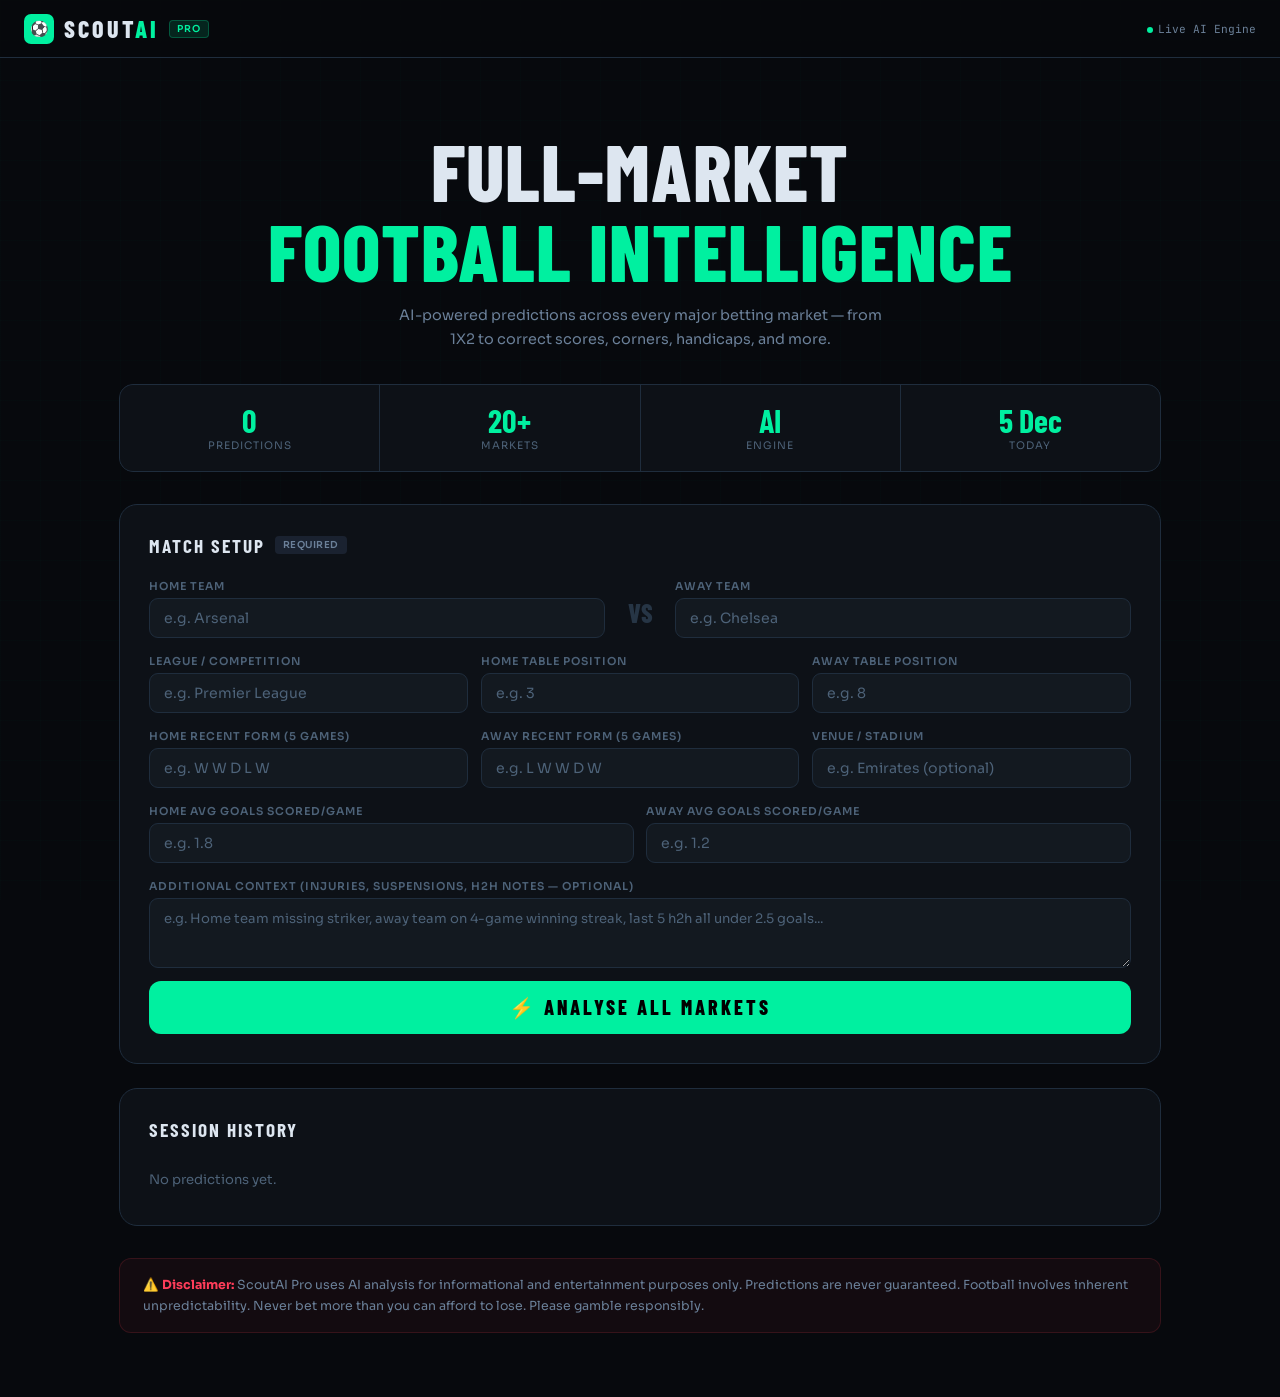
<file: Football Prediction.html>
<!DOCTYPE html>
<html lang="en">
<head>
<meta charset="UTF-8"/>
<meta name="viewport" content="width=device-width, initial-scale=1.0"/>
<title>ScoutAI Pro — Full Markets</title>
<link rel="preconnect" href="https://fonts.googleapis.com"/>
<link href="https://fonts.googleapis.com/css2?family=Barlow+Condensed:wght@400;600;700;800&family=Sora:wght@300;400;500;600&family=JetBrains+Mono:wght@400;600&display=swap" rel="stylesheet"/>
<style>
:root {
  --bg: #07090d;
  --s1: #0d1117;
  --s2: #131920;
  --s3: #1a2230;
  --border: #1f2d3d;
  --border2: #263545;
  --g: #00f0a0;
  --g2: #00c87a;
  --r: #ff3d5a;
  --y: #f6c344;
  --b: #3d9eff;
  --p: #a855f7;
  --txt: #dde6f0;
  --muted: #4d6278;
  --muted2: #6b8099;
}
*{box-sizing:border-box;margin:0;padding:0;}
html{scroll-behavior:smooth;}
body{background:var(--bg);color:var(--txt);font-family:'Sora',sans-serif;min-height:100vh;overflow-x:hidden;}

/* GRID BG */
body::after{content:'';position:fixed;inset:0;background-image:linear-gradient(rgba(0,240,160,0.015) 1px,transparent 1px),linear-gradient(90deg,rgba(0,240,160,0.015) 1px,transparent 1px);background-size:40px 40px;pointer-events:none;z-index:0;}

/* HEADER */
header{position:sticky;top:0;z-index:200;background:rgba(7,9,13,0.9);backdrop-filter:blur(24px);border-bottom:1px solid var(--border);display:flex;align-items:center;justify-content:space-between;padding:0 1.5rem;height:58px;}
.logo{display:flex;align-items:center;gap:10px;}
.logo-mark{width:30px;height:30px;background:var(--g);border-radius:7px;display:grid;place-items:center;font-size:15px;flex-shrink:0;}
.logo-name{font-family:'Barlow Condensed',sans-serif;font-size:1.5rem;font-weight:800;letter-spacing:3px;text-transform:uppercase;}
.logo-name span{color:var(--g);}
.logo-tag{font-size:0.6rem;background:rgba(0,240,160,0.12);color:var(--g);border:1px solid rgba(0,240,160,0.25);border-radius:4px;padding:2px 7px;letter-spacing:1px;text-transform:uppercase;font-weight:600;}
.header-r{display:flex;align-items:center;gap:1rem;}
.ai-badge{font-size:0.7rem;color:var(--muted2);font-family:'JetBrains Mono',monospace;}
.pulse-dot{display:inline-block;width:6px;height:6px;background:var(--g);border-radius:50%;margin-right:5px;animation:blink 1.8s infinite;}
@keyframes blink{0%,100%{opacity:1;}50%{opacity:0.2;}}

/* WRAPPER */
.wrap{position:relative;z-index:1;max-width:1080px;margin:0 auto;padding:2rem 1.2rem 4rem;}

/* HERO */
.hero{padding:2.5rem 0 2rem;text-align:center;}
.hero h1{font-family:'Barlow Condensed',sans-serif;font-size:clamp(2.6rem,7vw,5rem);font-weight:800;letter-spacing:1px;line-height:1;text-transform:uppercase;margin-bottom:0.8rem;}
.hero h1 .hl{color:var(--g);}
.hero p{color:var(--muted2);max-width:500px;margin:0 auto;font-size:0.9rem;line-height:1.7;}

/* STATS BAR */
.stats-bar{display:grid;grid-template-columns:repeat(4,1fr);gap:1px;background:var(--border);border:1px solid var(--border);border-radius:14px;overflow:hidden;margin-bottom:2rem;}
.stat{background:var(--s1);padding:1.2rem;text-align:center;}
.stat-n{font-family:'Barlow Condensed',sans-serif;font-size:2rem;font-weight:700;color:var(--g);line-height:1;}
.stat-l{font-size:0.65rem;color:var(--muted);text-transform:uppercase;letter-spacing:1px;margin-top:3px;}

/* INPUT CARD */
.card{background:var(--s1);border:1px solid var(--border);border-radius:18px;padding:1.8rem;margin-bottom:1.5rem;}
.card-title{font-family:'Barlow Condensed',sans-serif;font-size:1.2rem;font-weight:700;letter-spacing:2px;text-transform:uppercase;color:var(--txt);margin-bottom:1.4rem;display:flex;align-items:center;gap:10px;}
.card-title .tag{font-size:0.6rem;background:var(--s3);color:var(--muted2);border-radius:4px;padding:3px 8px;font-family:'Sora',sans-serif;letter-spacing:0.5px;text-transform:uppercase;}

.team-grid{display:grid;grid-template-columns:1fr 44px 1fr;gap:0.8rem;align-items:end;margin-bottom:1rem;}
.vs{font-family:'Barlow Condensed',sans-serif;font-size:1.6rem;font-weight:800;color:var(--border2);text-align:center;padding-bottom:10px;}
.row3{display:grid;grid-template-columns:repeat(3,1fr);gap:0.8rem;margin-bottom:1rem;}
.row2{display:grid;grid-template-columns:1fr 1fr;gap:0.8rem;margin-bottom:1rem;}

label{display:block;font-size:0.68rem;color:var(--muted);text-transform:uppercase;letter-spacing:1px;font-weight:600;margin-bottom:5px;}
input,select,textarea{background:var(--s2);border:1px solid var(--border);border-radius:9px;padding:10px 14px;color:var(--txt);font-family:'Sora',sans-serif;font-size:0.88rem;outline:none;width:100%;transition:border-color .2s;}
input:focus,select:focus,textarea:focus{border-color:var(--g);}
input::placeholder,textarea::placeholder{color:var(--muted);}
select option{background:var(--s2);}
textarea{resize:vertical;min-height:70px;font-size:0.82rem;line-height:1.5;}

.btn-predict{width:100%;background:var(--g);color:#000;border:none;border-radius:12px;padding:14px;font-family:'Barlow Condensed',sans-serif;font-size:1.25rem;font-weight:800;letter-spacing:3px;cursor:pointer;transition:all .2s;display:flex;align-items:center;justify-content:center;gap:10px;text-transform:uppercase;margin-top:0.5rem;}
.btn-predict:hover{transform:translateY(-2px);box-shadow:0 10px 32px rgba(0,240,160,0.28);}
.btn-predict:disabled{opacity:.45;cursor:not-allowed;transform:none;box-shadow:none;}

/* LOADING */
.loading{display:none;text-align:center;padding:3rem 1rem;}
.loading.on{display:block;}
.spin{width:44px;height:44px;border:3px solid var(--border2);border-top-color:var(--g);border-radius:50%;animation:spin .7s linear infinite;margin:0 auto 1rem;}
@keyframes spin{to{transform:rotate(360deg);}}
.load-msg{font-family:'JetBrains Mono',monospace;font-size:0.78rem;color:var(--muted2);margin-top:8px;}

/* RESULTS */
.results{display:none;}
.results.on{display:block;animation:fadeUp .4s ease;}
@keyframes fadeUp{from{opacity:0;transform:translateY(16px);}to{opacity:1;transform:translateY(0);}}

/* MATCH HEADER */
.match-hero{background:linear-gradient(135deg,var(--s2),var(--s3));border:1px solid var(--border2);border-radius:18px;padding:1.8rem;margin-bottom:1.5rem;display:grid;grid-template-columns:1fr auto 1fr;align-items:center;gap:1rem;text-align:center;}
.team-block .team-name{font-family:'Barlow Condensed',sans-serif;font-size:1.6rem;font-weight:800;letter-spacing:1px;text-transform:uppercase;}
.team-block .team-sub{font-size:0.72rem;color:var(--muted2);margin-top:3px;}
.match-center .league-name{font-size:0.68rem;color:var(--muted);text-transform:uppercase;letter-spacing:1.5px;margin-bottom:8px;}
.match-center .vs-big{font-family:'Barlow Condensed',sans-serif;font-size:2.5rem;font-weight:800;color:var(--border2);}
.conf-ring{margin-top:10px;}
.conf-num{font-family:'Barlow Condensed',sans-serif;font-size:2rem;font-weight:800;}

/* MARKETS GRID */
.markets-container{display:grid;gap:1.2rem;}

.market-group{background:var(--s1);border:1px solid var(--border);border-radius:16px;overflow:hidden;}
.mg-header{background:var(--s2);border-bottom:1px solid var(--border);padding:0.9rem 1.4rem;display:flex;align-items:center;gap:10px;}
.mg-icon{font-size:1rem;}
.mg-title{font-family:'Barlow Condensed',sans-serif;font-size:1rem;font-weight:700;letter-spacing:2px;text-transform:uppercase;color:var(--txt);}
.mg-body{padding:1.2rem 1.4rem;display:grid;gap:0.8rem;}

/* MARKET ROW */
.mkt{display:grid;grid-template-columns:1fr auto;align-items:center;gap:1rem;background:var(--s2);border:1px solid var(--border);border-radius:10px;padding:0.8rem 1rem;transition:border-color .2s;}
.mkt.pick{border-color:var(--g);background:rgba(0,240,160,0.05);}
.mkt.mid-pick{border-color:var(--y);background:rgba(246,195,68,0.04);}
.mkt.low-pick{border-color:var(--muted);background:rgba(77,98,120,0.05);}

.mkt-left{}
.mkt-name{font-size:0.82rem;font-weight:600;color:var(--txt);margin-bottom:3px;}
.mkt-desc{font-size:0.72rem;color:var(--muted2);line-height:1.4;}
.mkt-right{display:flex;flex-direction:column;align-items:flex-end;gap:4px;flex-shrink:0;}
.mkt-prob{font-family:'JetBrains Mono',monospace;font-size:1.3rem;font-weight:600;line-height:1;}
.prob-high{color:var(--g);}
.prob-mid{color:var(--y);}
.prob-low{color:var(--muted2);}
.pick-label{font-size:0.6rem;background:var(--g);color:#000;border-radius:4px;padding:2px 7px;font-weight:700;letter-spacing:0.8px;text-transform:uppercase;}
.pick-label.maybe{background:var(--y);color:#000;}
.pick-label.risky{background:var(--muted);color:var(--txt);}

/* CORRECT SCORES */
.scores-grid{display:grid;grid-template-columns:repeat(auto-fill,minmax(110px,1fr));gap:0.6rem;}
.score-tile{background:var(--s2);border:1px solid var(--border);border-radius:9px;padding:0.7rem;text-align:center;transition:all .2s;}
.score-tile.top1{border-color:var(--g);background:rgba(0,240,160,0.08);}
.score-tile.top2{border-color:var(--y);background:rgba(246,195,68,0.05);}
.score-tile.top3{border-color:var(--b);background:rgba(61,158,255,0.05);}
.score-val{font-family:'Barlow Condensed',sans-serif;font-size:1.5rem;font-weight:700;line-height:1;}
.score-pct{font-family:'JetBrains Mono',monospace;font-size:0.72rem;color:var(--muted2);margin-top:2px;}
.score-rank{font-size:0.6rem;text-transform:uppercase;letter-spacing:1px;margin-top:4px;}
.top1 .score-rank{color:var(--g);}
.top2 .score-rank{color:var(--y);}
.top3 .score-rank{color:var(--b);}

/* AI REPORT */
.ai-box{background:var(--s2);border:1px solid var(--border2);border-radius:12px;padding:1.4rem;}
.ai-header{display:flex;align-items:center;gap:8px;font-size:0.7rem;color:var(--g);text-transform:uppercase;letter-spacing:1.5px;font-weight:700;margin-bottom:0.9rem;}
.ai-text{color:#9fb5c8;font-size:0.87rem;line-height:1.75;}

/* HISTORY */
.hist-row{display:grid;grid-template-columns:1fr auto auto auto;align-items:center;gap:0.8rem;padding:10px 0;border-bottom:1px solid var(--border);}
.hist-row:last-child{border-bottom:none;}
.hist-teams{font-size:0.85rem;font-weight:500;}
.hist-league{font-size:0.7rem;color:var(--muted);margin-top:2px;}
.tag{font-size:0.7rem;font-weight:600;padding:3px 9px;border-radius:5px;letter-spacing:0.3px;}
.tag-g{background:rgba(0,240,160,0.12);color:var(--g);border:1px solid rgba(0,240,160,0.2);}
.tag-y{background:rgba(246,195,68,0.12);color:var(--y);border:1px solid rgba(246,195,68,0.2);}
.tag-m{background:rgba(77,98,120,0.15);color:var(--muted2);}
.conf-mono{font-family:'JetBrains Mono',monospace;font-size:0.75rem;color:var(--muted2);}

/* DISCLAIMER */
.disclaimer{margin-top:2rem;padding:1rem 1.4rem;background:rgba(255,61,90,0.05);border:1px solid rgba(255,61,90,0.15);border-radius:12px;font-size:0.78rem;color:var(--muted2);line-height:1.65;}
.disclaimer strong{color:var(--r);}

/* PROGRESS */
.factor-bar{display:grid;grid-template-columns:120px 1fr 36px;gap:0.7rem;align-items:center;margin-bottom:7px;}
.fb-label{font-size:0.75rem;color:var(--muted);}
.fb-track{height:5px;background:var(--s3);border-radius:100px;overflow:hidden;}
.fb-fill{height:100%;border-radius:100px;background:var(--g);transition:width 1.2s ease;}
.fb-num{font-family:'JetBrains Mono',monospace;font-size:0.7rem;color:var(--muted2);text-align:right;}

/* TWO COL FACTOR */
.dual-bar{display:grid;grid-template-columns:1fr 90px 1fr;gap:0.5rem;align-items:center;margin-bottom:8px;}
.db-home{display:flex;align-items:center;gap:6px;justify-content:flex-end;}
.db-away{display:flex;align-items:center;gap:6px;}
.db-track{flex:1;height:5px;background:var(--s3);border-radius:100px;overflow:hidden;}
.db-fill-h{height:100%;border-radius:100px;background:var(--g);transition:width 1.2s ease;}
.db-fill-a{height:100%;border-radius:100px;background:var(--r);transition:width 1.2s ease;}
.db-pct{font-family:'JetBrains Mono',monospace;font-size:0.68rem;color:var(--muted2);width:28px;text-align:right;}
.db-pct-a{font-family:'JetBrains Mono',monospace;font-size:0.68rem;color:var(--muted2);width:28px;}
.db-center{font-size:0.68rem;color:var(--muted);text-align:center;text-transform:uppercase;letter-spacing:0.5px;}

@media(max-width:640px){
  .team-grid{grid-template-columns:1fr;}.vs{display:none;}
  .row3{grid-template-columns:1fr 1fr;}
  .stats-bar{grid-template-columns:1fr 1fr;}
  .match-hero{grid-template-columns:1fr;text-align:center;}
  .scores-grid{grid-template-columns:repeat(3,1fr);}
  .hist-row{grid-template-columns:1fr auto;}
  .hist-row .conf-mono,.hist-row .tag-m{display:none;}
  .dual-bar{grid-template-columns:1fr 70px 1fr;}
}
</style>
</head>
<body>

<header>
  <div class="logo">
    <div class="logo-mark">⚽</div>
    <div class="logo-name">Scout<span>AI</span></div>
    <div class="logo-tag">Pro</div>
  </div>
  <div class="header-r">
    <div class="ai-badge"><span class="pulse-dot"></span>Live AI Engine</div>
  </div>
</header>

<div class="wrap">

  <div class="hero">
    <h1>Full-Market<br/><span class="hl">Football Intelligence</span></h1>
    <p>AI-powered predictions across every major betting market — from 1X2 to correct scores, corners, handicaps, and more.</p>
  </div>

  <div class="stats-bar">
    <div class="stat"><div class="stat-n" id="sTotal">0</div><div class="stat-l">Predictions</div></div>
    <div class="stat"><div class="stat-n" id="sMarkets">20+</div><div class="stat-l">Markets</div></div>
    <div class="stat"><div class="stat-n">AI</div><div class="stat-l">Engine</div></div>
    <div class="stat"><div class="stat-n" id="sDate">—</div><div class="stat-l">Today</div></div>
  </div>

  <!-- INPUT FORM -->
  <div class="card">
    <div class="card-title">Match Setup <span class="tag">Required</span></div>
    <div class="team-grid">
      <div><label>Home Team</label><input type="text" id="homeTeam" placeholder="e.g. Arsenal"/></div>
      <div class="vs">VS</div>
      <div><label>Away Team</label><input type="text" id="awayTeam" placeholder="e.g. Chelsea"/></div>
    </div>
    <div class="row3">
      <div><label>League / Competition</label><input type="text" id="league" placeholder="e.g. Premier League"/></div>
      <div><label>Home Table Position</label><input type="number" id="homePos" placeholder="e.g. 3" min="1" max="30"/></div>
      <div><label>Away Table Position</label><input type="number" id="awayPos" placeholder="e.g. 8" min="1" max="30"/></div>
    </div>
    <div class="row3">
      <div><label>Home Recent Form (5 games)</label><input type="text" id="homeForm" placeholder="e.g. W W D L W"/></div>
      <div><label>Away Recent Form (5 games)</label><input type="text" id="awayForm" placeholder="e.g. L W W D W"/></div>
      <div><label>Venue / Stadium</label><input type="text" id="venue" placeholder="e.g. Emirates (optional)"/></div>
    </div>
    <div class="row2">
      <div><label>Home Avg Goals Scored/Game</label><input type="number" id="homeAvgG" placeholder="e.g. 1.8" step="0.1" min="0"/></div>
      <div><label>Away Avg Goals Scored/Game</label><input type="number" id="awayAvgG" placeholder="e.g. 1.2" step="0.1" min="0"/></div>
    </div>
    <div><label>Additional Context (injuries, suspensions, h2h notes — optional)</label>
      <textarea id="extraContext" placeholder="e.g. Home team missing striker, away team on 4-game winning streak, last 5 h2h all under 2.5 goals..."></textarea>
    </div>
    <button class="btn-predict" id="predictBtn" onclick="predict()">⚡ Analyse All Markets</button>
  </div>

  <div class="loading" id="loading">
    <div class="spin"></div>
    <div style="color:var(--muted2);font-size:0.88rem;">Running full market analysis...</div>
    <div class="load-msg" id="loadMsg">> Initialising AI scout engine...</div>
  </div>

  <!-- RESULTS -->
  <div class="results" id="results">

    <div class="match-hero" id="matchHero">
      <div class="team-block" id="heroHome"></div>
      <div class="match-center">
        <div class="league-name" id="heroLeague"></div>
        <div class="vs-big">VS</div>
        <div class="conf-ring">
          <div style="font-size:0.65rem;color:var(--muted);text-transform:uppercase;letter-spacing:1px;">AI Confidence</div>
          <div class="conf-num" id="heroConf"></div>
        </div>
      </div>
      <div class="team-block" id="heroAway"></div>
    </div>

    <div class="markets-container" id="marketsContainer"></div>

    <div class="card" style="margin-top:1.5rem;">
      <div class="card-title">📋 AI Scout Report</div>
      <div class="ai-box">
        <div class="ai-header">🤖 Full Match Analysis</div>
        <div class="ai-text" id="aiReport">—</div>
      </div>
    </div>

  </div>

  <!-- HISTORY -->
  <div class="card" id="histCard" style="margin-top:1.5rem;">
    <div class="card-title">Session History</div>
    <div id="histList"><div style="color:var(--muted);font-size:0.82rem;padding:0.5rem 0;">No predictions yet.</div></div>
  </div>

  <div class="disclaimer"><strong>⚠️ Disclaimer:</strong> ScoutAI Pro uses AI analysis for informational and entertainment purposes only. Predictions are never guaranteed. Football involves inherent unpredictability. Never bet more than you can afford to lose. Please gamble responsibly.</div>

</div>

<script>
document.getElementById('sDate').textContent = new Date().toLocaleDateString('en-GB',{day:'numeric',month:'short'});

let totalPreds = 0;
const history = [];

const loadSteps = [
  '> Loading team intelligence...',
  '> Analysing form & momentum...',
  '> Running 1X2 model...',
  '> Computing goals markets...',
  '> Calculating corners model...',
  '> Running handicap engine...',
  '> Generating correct score matrix...',
  '> Finalising scout report...',
];

function probClass(p){ return p>=65?'prob-high':p>=45?'prob-mid':'prob-low'; }
function pickClass(p){ return p>=65?'pick':p>=45?'mid-pick':'low-pick'; }
function pickTag(p){ return p>=65?'<span class="pick-label">PICK</span>':p>=45?'<span class="pick-label maybe">MAYBE</span>':'<span class="pick-label risky">RISKY</span>'; }

async function predict(){
  const home = document.getElementById('homeTeam').value.trim();
  const away = document.getElementById('awayTeam').value.trim();
  if(!home||!away){alert('Please enter both team names.');return;}

  const league = document.getElementById('league').value.trim();
  const homePos = document.getElementById('homePos').value||'?';
  const awayPos = document.getElementById('awayPos').value||'?';
  const homeForm = document.getElementById('homeForm').value.trim();
  const awayForm = document.getElementById('awayForm').value.trim();
  const homeAvgG = document.getElementById('homeAvgG').value||'unknown';
  const awayAvgG = document.getElementById('awayAvgG').value||'unknown';
  const extra = document.getElementById('extraContext').value.trim();
  const venue = document.getElementById('venue').value.trim();

  const btn = document.getElementById('predictBtn');
  btn.disabled = true;
  document.getElementById('results').classList.remove('on');
  document.getElementById('loading').classList.add('on');

  let step=0;
  const stepEl = document.getElementById('loadMsg');
  const iv = setInterval(()=>{
    if(step<loadSteps.length){stepEl.textContent=loadSteps[step];step++;}
  },600);

  const prompt = `You are an elite football data analyst and betting market expert. Analyse this match comprehensively and return ONLY a JSON object.

MATCH INFO:
- Home: ${home} (Position: ${homePos}, Form: ${homeForm||'unknown'}, Avg goals scored/game: ${homeAvgG})
- Away: ${away} (Position: ${awayPos}, Form: ${awayForm||'unknown'}, Avg goals scored/game: ${awayAvgG})
- League: ${league||'unknown'}
- Venue: ${venue||'unknown'}
- Extra context: ${extra||'none'}

Return ONLY this JSON (no markdown, no backticks, no explanation):
{
  "overallConfidence": <50-90>,
  "analysis": "<4-5 sentence detailed tactical scout report covering team strengths, expected game style, key factors, and reasoning for predictions>",
  "factors": {
    "homeAttack": <0-100>,
    "awayAttack": <0-100>,
    "homeDefense": <0-100>,
    "awayDefense": <0-100>,
    "homeForm": <0-100>,
    "awayForm": <0-100>,
    "homePressure": <0-100>,
    "awayPressure": <0-100>
  },
  "matchResult": {
    "homeWin": <0-100>,
    "draw": <0-100>,
    "awayWin": <0-100>,
    "pick": "Home Win"|"Draw"|"Away Win"
  },
  "doubleChance": {
    "homeOrDraw": <0-100>,
    "homeOrAway": <0-100>,
    "drawOrAway": <0-100>,
    "pick": "1X"|"12"|"X2"
  },
  "goalsOverUnder": {
    "over25": <0-100>,
    "under25": <0-100>,
    "over15": <0-100>,
    "under15": <0-100>,
    "over35": <0-100>,
    "under35": <0-100>,
    "pick": "Over 2.5"|"Under 2.5"|"Over 1.5"|"Under 1.5"|"Over 3.5"|"Under 3.5"
  },
  "btts": {
    "yes": <0-100>,
    "no": <0-100>,
    "pick": "Yes"|"No"
  },
  "homeTeamGoals": {
    "over05": <0-100>,
    "over15": <0-100>,
    "over25": <0-100>,
    "pick": "Over 0.5"|"Over 1.5"|"Over 2.5"
  },
  "awayTeamGoals": {
    "over05": <0-100>,
    "over15": <0-100>,
    "over25": <0-100>,
    "pick": "Over 0.5"|"Over 1.5"|"Over 2.5"
  },
  "firstHalf": {
    "homeWin1H": <0-100>,
    "draw1H": <0-100>,
    "awayWin1H": <0-100>,
    "over05_1H": <0-100>,
    "under05_1H": <0-100>,
    "btts1H": <0-100>,
    "pick": "<best first half pick label>"
  },
  "secondHalf": {
    "homeWin2H": <0-100>,
    "draw2H": <0-100>,
    "awayWin2H": <0-100>,
    "over05_2H": <0-100>,
    "btts2H": <0-100>,
    "pick": "<best second half pick label>"
  },
  "toScore": {
    "homeToScore": <0-100>,
    "awayToScore": <0-100>,
    "homeNotToScore": <0-100>,
    "awayNotToScore": <0-100>
  },
  "cleanSheet": {
    "homeCS": <0-100>,
    "awayCS": <0-100>
  },
  "twoOrMoreGoalsRow": {
    "homeTeam2Plus": <0-100>,
    "awayTeam2Plus": <0-100>,
    "anyTeam2Plus": <0-100>,
    "pick": "<which team or any team most likely to score 2+ in a row or dominate>"
  },
  "handicap": {
    "home_minus1": <0-100>,
    "home_minus2": <0-100>,
    "away_plus1": <0-100>,
    "away_plus2": <0-100>,
    "home_plus1": <0-100>,
    "away_minus1": <0-100>,
    "pick": "<best handicap pick e.g. Home -1, Away +1, etc>",
    "pickProb": <0-100>
  },
  "corners": {
    "totalOver85": <0-100>,
    "totalUnder85": <0-100>,
    "totalOver105": <0-100>,
    "totalUnder105": <0-100>,
    "homeOver45": <0-100>,
    "homeUnder45": <0-100>,
    "awayOver35": <0-100>,
    "awayUnder35": <0-100>,
    "pick": "<best corner pick label>",
    "pickProb": <0-100>
  },
  "winEither": {
    "homeWinAnyHalf": <0-100>,
    "awayWinAnyHalf": <0-100>,
    "pick": "Home Win Either Half"|"Away Win Either Half"
  },
  "correctScores": [
    {"score": "1-0", "prob": <0-30>},
    {"score": "2-0", "prob": <0-25>},
    {"score": "2-1", "prob": <0-20>},
    {"score": "1-1", "prob": <0-20>},
    {"score": "0-0", "prob": <0-15>},
    {"score": "3-1", "prob": <0-15>},
    {"score": "3-0", "prob": <0-15>},
    {"score": "0-1", "prob": <0-15>},
    {"score": "1-2", "prob": <0-15>},
    {"score": "0-2", "prob": <0-12>}
  ],
  "bonusMarkets": {
    "halfTimeFullTime": {"pick": "<e.g. Home/Home, Draw/Home>", "prob": <0-100>},
    "winToNil": {"pick": "<Home Win to Nil or Away Win to Nil>", "prob": <0-100>},
    "firstGoalScorer": {"pick": "<which team scores first>", "prob": <0-100>},
    "totalGoalsExact": {"pick": "<most likely exact total e.g. 2 goals>", "prob": <0-100>}
  }
}

Base ALL probabilities on real football knowledge of these clubs. Probabilities within each category (like matchResult) should roughly sum to 100. Be analytically rigorous — favour the statistically stronger picks.`;

  try {
    const res = await fetch('https://api.anthropic.com/v1/messages',{
      method:'POST',
      headers:{'Content-Type':'application/json'},
      body:JSON.stringify({
        model:'claude-sonnet-4-20250514',
        max_tokens:3000,
        messages:[{role:'user',content:prompt}]
      })
    });
    clearInterval(iv);
    stepEl.textContent='> Analysis complete ✓';
    const data = await res.json();
    const raw = data.content.map(b=>b.text||'').join('');
    const clean = raw.replace(/```json|```/g,'').trim();
    const r = JSON.parse(clean);
    renderResults(home, away, league, r);
    addHistory(home, away, league, r);
    totalPreds++;
    document.getElementById('sTotal').textContent = totalPreds;
  } catch(e) {
    clearInterval(iv);
    stepEl.textContent = '> Error: '+e.message;
    setTimeout(()=>{document.getElementById('loading').classList.remove('on');btn.disabled=false;},2500);
    return;
  }
  document.getElementById('loading').classList.remove('on');
  btn.disabled=false;
}

function renderResults(home, away, league, r){
  // Hero
  const confColor = r.overallConfidence>=70?'var(--g)':r.overallConfidence>=55?'var(--y)':'var(--r)';
  document.getElementById('heroHome').innerHTML=`<div class="team-name">${home}</div><div class="team-sub">Home</div>`;
  document.getElementById('heroAway').innerHTML=`<div class="team-name">${away}</div><div class="team-sub">Away</div>`;
  document.getElementById('heroLeague').textContent = league||'Football Match';
  document.getElementById('heroConf').innerHTML=`<span style="color:${confColor}">${r.overallConfidence}%</span>`;

  document.getElementById('aiReport').textContent = r.analysis;

  const mc = document.getElementById('marketsContainer');
  mc.innerHTML = '';

  // Helper to create market group
  function group(icon,title,content){
    return `<div class="market-group"><div class="mg-header"><span class="mg-icon">${icon}</span><span class="mg-title">${title}</span></div><div class="mg-body">${content}</div></div>`;
  }

  function mktRow(name,desc,prob,isTop){
    const pc=probClass(prob);const cls=pickClass(prob);
    return `<div class="mkt ${cls}"><div class="mkt-left"><div class="mkt-name">${name}</div><div class="mkt-desc">${desc}</div></div><div class="mkt-right"><div class="mkt-prob ${pc}">${prob}%</div>${isTop?pickTag(prob):''}</div></div>`;
  }

  // FACTORS (dual bar)
  const f = r.factors;
  let factHtml = `
    <div style="display:grid;grid-template-columns:1fr 1fr;gap:0.4rem;font-size:0.65rem;color:var(--muted);text-transform:uppercase;letter-spacing:1px;margin-bottom:4px;">
      <div style="text-align:right;padding-right:90px">${home}</div>
      <div style="padding-left:90px">${away}</div>
    </div>
  `;
  const facs = [
    ['Attack',f.homeAttack,f.awayAttack],
    ['Defense',f.homeDefense,f.awayDefense],
    ['Form',f.homeForm,f.awayForm],
    ['Pressure',f.homePressure,f.awayPressure],
  ];
  facs.forEach(([n,h,a])=>{
    factHtml += `<div class="dual-bar">
      <div class="db-home"><span class="db-pct">${h}</span><div class="db-track"><div class="db-fill-h" style="width:${h}%"></div></div></div>
      <div class="db-center">${n}</div>
      <div class="db-away"><div class="db-track"><div class="db-fill-a" style="width:${a}%"></div></div><span class="db-pct-a">${a}</span></div>
    </div>`;
  });
  mc.innerHTML += group('📊','Team Strength Analysis', factHtml);

  // 1X2
  const mr = r.matchResult;
  mc.innerHTML += group('🏆','Match Result — 1X2',
    mktRow(`${home} Win (1)`,`Home team victory in 90 mins`,mr.homeWin, mr.pick==='Home Win') +
    mktRow('Draw (X)',`Match ends level after 90 mins`,mr.draw, mr.pick==='Draw') +
    mktRow(`${away} Win (2)`,`Away team victory in 90 mins`,mr.awayWin, mr.pick==='Away Win')
  );

  // Double Chance
  const dc = r.doubleChance;
  mc.innerHTML += group('🎯','Double Chance',
    mktRow(`${home} or Draw (1X)`,`Home win or draw`,dc.homeOrDraw, dc.pick==='1X') +
    mktRow(`${home} or ${away} (12)`,`Either team wins, no draw`,dc.homeOrAway, dc.pick==='12') +
    mktRow(`Draw or ${away} (X2)`,`Draw or away win`,dc.drawOrAway, dc.pick==='X2')
  );

  // Goals O/U
  const g = r.goalsOverUnder;
  mc.innerHTML += group('⚽','Total Goals — Over / Under',
    mktRow('Over 1.5 Goals',`2 or more goals in the match`,g.over15, g.pick==='Over 1.5') +
    mktRow('Under 1.5 Goals',`1 or fewer goals`,g.under15, g.pick==='Under 1.5') +
    mktRow('Over 2.5 Goals',`3 or more goals in match`,g.over25, g.pick==='Over 2.5') +
    mktRow('Under 2.5 Goals',`2 or fewer goals`,g.under25, g.pick==='Under 2.5') +
    mktRow('Over 3.5 Goals',`4 or more goals`,g.over35, g.pick==='Over 3.5') +
    mktRow('Under 3.5 Goals',`3 or fewer goals`,g.under35, g.pick==='Under 3.5')
  );

  // BTTS
  const bt = r.btts;
  mc.innerHTML += group('🔁','Both Teams to Score (GG/NG)',
    mktRow('Both Teams to Score — YES',`Both ${home} and ${away} score`,bt.yes, bt.pick==='Yes') +
    mktRow('Both Teams to Score — NO',`At least one team fails to score`,bt.no, bt.pick==='No')
  );

  // Individual team goals
  const hg = r.homeTeamGoals;
  const ag = r.awayTeamGoals;
  mc.innerHTML += group('🏠','Home Team Goals',
    mktRow(`${home} Over 0.5`,`Home team scores at least 1`,hg.over05, hg.pick==='Over 0.5') +
    mktRow(`${home} Over 1.5`,`Home team scores 2 or more`,hg.over15, hg.pick==='Over 1.5') +
    mktRow(`${home} Over 2.5`,`Home team scores 3 or more`,hg.over25, hg.pick==='Over 2.5')
  );
  mc.innerHTML += group('✈️','Away Team Goals',
    mktRow(`${away} Over 0.5`,`Away team scores at least 1`,ag.over05, ag.pick==='Over 0.5') +
    mktRow(`${away} Over 1.5`,`Away team scores 2 or more`,ag.over15, ag.pick==='Over 1.5') +
    mktRow(`${away} Over 2.5`,`Away team scores 3 or more`,ag.over25, ag.pick==='Over 2.5')
  );

  // To Score / Clean Sheets
  const ts = r.toScore; const cs = r.cleanSheet;
  mc.innerHTML += group('🎯','Team To Score & Clean Sheets',
    mktRow(`${home} to Score`,`Home team finds the net`,ts.homeToScore, ts.homeToScore>ts.awayToScore) +
    mktRow(`${away} to Score`,`Away team finds the net`,ts.awayToScore, ts.awayToScore>ts.homeToScore) +
    mktRow(`${home} Clean Sheet`,`Away team fails to score`,cs.homeCS, cs.homeCS>cs.awayCS) +
    mktRow(`${away} Clean Sheet`,`Home team fails to score`,cs.awayCS, cs.awayCS>cs.homeCS)
  );

  // 2+ goals in a row
  const tr = r.twoOrMoreGoalsRow;
  mc.innerHTML += group('🔥','Team to Score 2+ Goals Consecutively',
    mktRow(`${home} — 2 or More Goals`,`Home dominates with 2+ goal burst`,tr.homeTeam2Plus, tr.homeTeam2Plus>=tr.awayTeam2Plus&&tr.homeTeam2Plus>=tr.anyTeam2Plus) +
    mktRow(`${away} — 2 or More Goals`,`Away dominates with 2+ goal burst`,tr.awayTeam2Plus, tr.awayTeam2Plus>tr.homeTeam2Plus&&tr.awayTeam2Plus>=tr.anyTeam2Plus) +
    mktRow(`Any Team — 2+ Goals`,`Either side nets 2 in succession`,tr.anyTeam2Plus, tr.anyTeam2Plus>tr.homeTeam2Plus&&tr.anyTeam2Plus>tr.awayTeam2Plus)
  );

  // 1st Half
  const fh = r.firstHalf;
  mc.innerHTML += group('1️⃣','First Half Markets',
    mktRow(`${home} Win 1st Half`,`Home team leads at HT`,fh.homeWin1H, fh.pick.includes('Home')) +
    mktRow(`Draw at Half Time`,`Level at the break`,fh.draw1H, fh.pick.includes('Draw')) +
    mktRow(`${away} Win 1st Half`,`Away team leads at HT`,fh.awayWin1H, fh.pick.includes('Away')) +
    mktRow('Over 0.5 Goals 1H',`At least 1 goal before HT`,fh.over05_1H, false) +
    mktRow('Under 0.5 Goals 1H',`No goals before HT`,fh.under05_1H, false) +
    mktRow('BTTS 1st Half',`Both score in first half`,fh.btts1H, false)
  );

  // 2nd Half
  const sh = r.secondHalf;
  mc.innerHTML += group('2️⃣','Second Half Markets',
    mktRow(`${home} Win 2nd Half`,`Home scores more in 2H`,sh.homeWin2H, sh.pick.includes('Home')) +
    mktRow(`Draw 2nd Half`,`Equal goals in second half`,sh.draw2H, sh.pick.includes('Draw')) +
    mktRow(`${away} Win 2nd Half`,`Away scores more in 2H`,sh.awayWin2H, sh.pick.includes('Away')) +
    mktRow('Over 0.5 Goals 2H',`At least 1 goal after HT`,sh.over05_2H, false) +
    mktRow('BTTS 2nd Half',`Both teams score after HT`,sh.btts2H, false)
  );

  // Win Either Half
  const we = r.winEither;
  mc.innerHTML += group('⚡','Win Either Half',
    mktRow(`${home} to Win Either Half`,`Home wins at least one of the halves`,we.homeWinAnyHalf, we.pick.includes('Home')) +
    mktRow(`${away} to Win Either Half`,`Away wins at least one of the halves`,we.awayWinAnyHalf, we.pick.includes('Away'))
  );

  // Handicap
  const hc = r.handicap;
  mc.innerHTML += group('⚖️','Asian & European Handicap',
    mktRow(`${home} −1 Handicap`,`Home wins by 2+ goals`,hc.home_minus1, hc.pick==='Home -1') +
    mktRow(`${home} −2 Handicap`,`Home wins by 3+ goals`,hc.home_minus2, hc.pick==='Home -2') +
    mktRow(`${away} +1 Handicap`,`Away doesn't lose by more than 1`,hc.away_plus1, hc.pick==='Away +1') +
    mktRow(`${away} +2 Handicap`,`Away doesn't lose by more than 2`,hc.away_plus2, hc.pick==='Away +2') +
    mktRow(`${home} +1 Handicap`,`Home wins or draws with a head start`,hc.home_plus1, hc.pick==='Home +1') +
    mktRow(`${away} −1 Handicap`,`Away wins by 2+ goals`,hc.away_minus1, hc.pick==='Away -1')
  );

  // Corners
  const cn = r.corners;
  mc.innerHTML += group('🚩','Corner Kicks',
    mktRow('Total Corners Over 8.5',`9 or more corners in match`,cn.totalOver85, cn.pick.includes('Over 8.5')||cn.pick.includes('Over 9')) +
    mktRow('Total Corners Under 8.5',`8 or fewer corners`,cn.totalUnder85, cn.pick.includes('Under 8.5')) +
    mktRow('Total Corners Over 10.5',`11 or more corners`,cn.totalOver105, cn.pick.includes('Over 10.5')||cn.pick.includes('Over 11')) +
    mktRow('Total Corners Under 10.5',`10 or fewer corners`,cn.totalUnder105, cn.pick.includes('Under 10.5')) +
    mktRow(`${home} Corners Over 4.5`,`Home team wins 5+ corners`,cn.homeOver45, false) +
    mktRow(`${home} Corners Under 4.5`,`Home team wins 4 or fewer corners`,cn.homeUnder45, false) +
    mktRow(`${away} Corners Over 3.5`,`Away team wins 4+ corners`,cn.awayOver35, false) +
    mktRow(`${away} Corners Under 3.5`,`Away team wins 3 or fewer corners`,cn.awayUnder35, false)
  );

  // Bonus Markets
  const bm = r.bonusMarkets;
  mc.innerHTML += group('💎','Bonus High-Value Markets',
    mktRow('Half Time / Full Time',bm.halfTimeFullTime.pick,bm.halfTimeFullTime.prob, true) +
    mktRow('Win to Nil',bm.winToNil.pick,bm.winToNil.prob, true) +
    mktRow('First Goal',bm.firstGoalScorer.pick,bm.firstGoalScorer.prob, true) +
    mktRow('Exact Total Goals',bm.totalGoalsExact.pick,bm.totalGoalsExact.prob, true)
  );

  // Correct Scores
  const sorted = [...r.correctScores].sort((a,b)=>b.prob-a.prob);
  let scHtml = '<div class="scores-grid">';
  sorted.forEach((s,i)=>{
    const cls = i===0?'top1':i===1?'top2':i===2?'top3':'';
    const rank = i===0?'#1 Pick':i===1?'#2 Pick':i===2?'#3 Pick':'Possible';
    scHtml += `<div class="score-tile ${cls}"><div class="score-val">${s.score}</div><div class="score-pct">${s.prob}%</div><div class="score-rank">${rank}</div></div>`;
  });
  scHtml += '</div>';
  mc.innerHTML += group('🎰','Most Likely Correct Scores', scHtml);

  document.getElementById('results').classList.add('on');
  document.getElementById('results').scrollIntoView({behavior:'smooth',block:'start'});
}

function addHistory(home, away, league, r){
  history.unshift({home,away,league,pick:r.matchResult.pick,conf:r.overallConfidence});
  const el = document.getElementById('histList');
  el.innerHTML = history.map(h=>`
    <div class="hist-row">
      <div><div class="hist-teams">${h.home} vs ${h.away}</div><div class="hist-league">${h.league||'—'}</div></div>
      <span class="tag tag-g">${h.pick}</span>
      <span class="conf-mono">${h.conf}%</span>
      <span class="tag tag-m">Pending</span>
    </div>
  `).join('');
}
</script>
</body>
</html>
</file>
